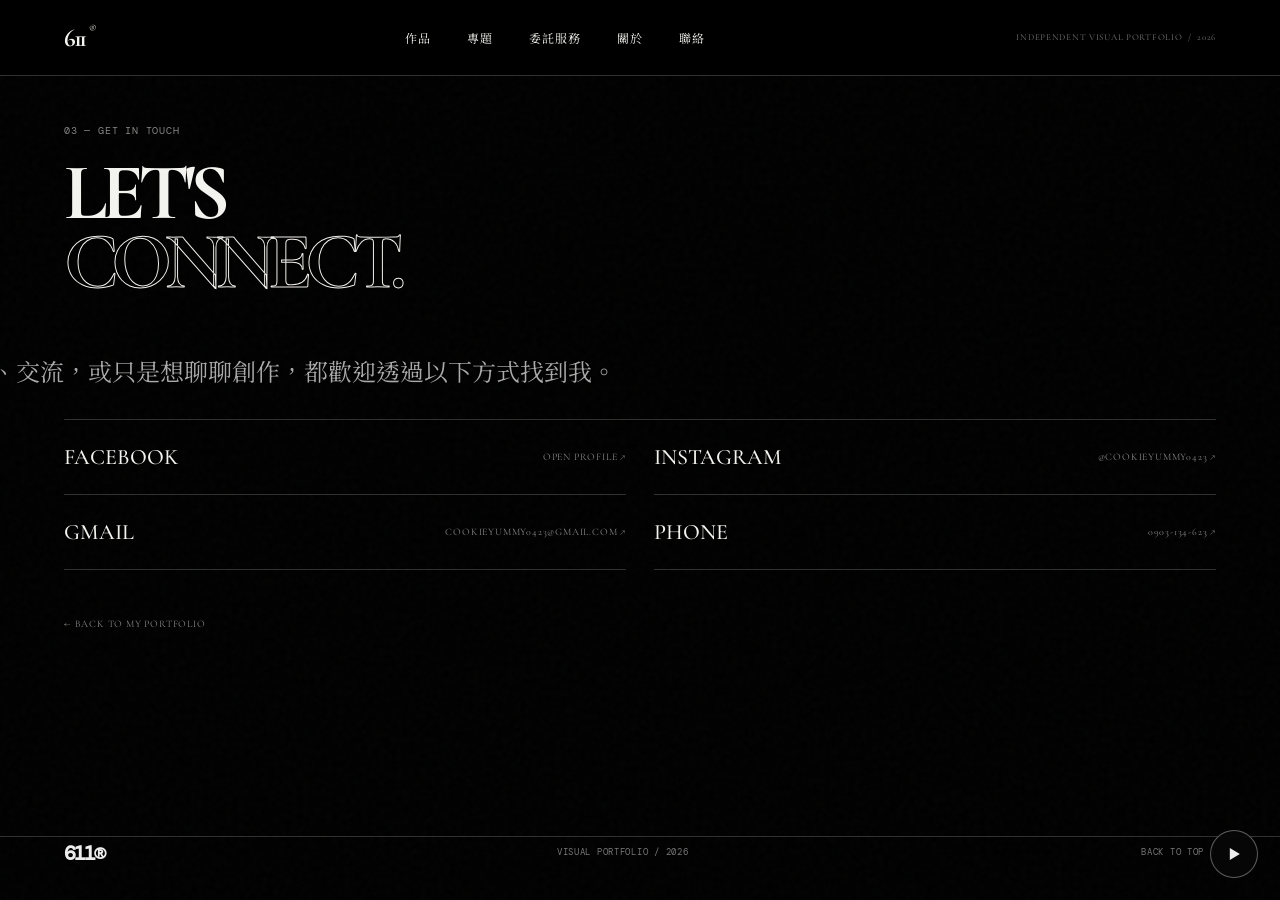
<file: contact.html>
<!doctype html>
<html lang="zh-Hant">
<head><title>聯絡 611｜Visual Portfolio</title>
<meta charset="utf-8">
<script>
(()=> {
 const file=(location.pathname.split("/").pop()||"index.html").toLowerCase();
 const groups={"contact.html":["design","layout"],"collection.html":["design","layout","collection"]};
 const pending=new Set(groups[file]||["design","layout"]);
 let released=false;
 const release=()=>{if(released||pending.size)return;released=true;document.documentElement.classList.remove("site-booting");};
 document.documentElement.classList.add("site-booting");
 window.__611MarkReady=key=>{pending.delete(key);release();};
 window.__611BootPending=()=>Array.from(pending);
 window.addEventListener("error",event=>{
  const src=event.target?.src||"";
  const name=src.split("?")[0].split("/").pop();
  const key=({"design.js":"design","layout.js":"layout","collection.js":"collection"})[name];
  if(key)window.__611MarkReady(key);
 },true);
})();
</script><meta name="viewport" content="width=device-width, initial-scale=1">
<meta name="theme-color" content="#080808">
<link rel="preconnect" href="https://fonts.googleapis.com">
<link rel="preconnect" href="https://fonts.gstatic.com" crossorigin>
<link href="https://fonts.googleapis.com/css2?family=DM+Mono:wght@400;500&family=Manrope:wght@400;500;600;700;800&family=Noto+Sans+TC:wght@400;500;700;900&display=swap" rel="stylesheet">
<link rel="stylesheet" href="style.css?v=font-flash-fix-20261128">
<meta name="description" content="聯絡 611，歡迎視覺設計合作、創作交流與專案邀約。"><meta property="og:type" content="website"><meta property="og:title" content="611"><meta property="og:description" content="聯絡 611，歡迎視覺設計合作、創作交流與專案邀約。"><meta property="og:site_name" content="611 Visual Portfolio"><link rel="canonical" href="https://611-portfolio.pages.dev/contact.html"></head>
<body>
<div class="grain" aria-hidden="true"></div>
<header class="topbar">
  <a class="logo" href="index.html#top">611<span>®</span></a>
  <nav><a href="index.html#works">作品</a><a href="collections.html">專題</a><a href="services.html">委託服務</a><a href="about.html">關於</a><a href="contact.html">聯絡</a></nav>
  <span class="top-note">INDEPENDENT VISUAL PORTFOLIO&nbsp; / &nbsp;2026</span>
  <button class="menu-toggle" aria-label="開啟選單" aria-expanded="false">＋</button>
</header>
<main>

<section class="info-page">
  <p class="eyebrow mono">03 — GET IN TOUCH</p>
  <h1>LET'S<br><span>CONNECT.</span></h1>
  <div class="info-copy">
    <p>有合作、交流，或只是想聊聊創作，都歡迎透過以下方式找到我。</p>
  </div>
  <div class="social-links">
    <a href="https://www.facebook.com/share/18aziaHdp6/" target="_blank" rel="noopener noreferrer"><b>FACEBOOK</b><span>OPEN PROFILE ↗</span></a>
    <a href="https://www.instagram.com/cookieyummy0423?cplk=MXFwdXBwOTNpZjBk" target="_blank" rel="noopener noreferrer"><b>INSTAGRAM</b><span>@COOKIEYUMMY0423 ↗</span></a>
    <a href="mailto:cookieyummy0423@gmail.com"><b>GMAIL</b><span>COOKIEYUMMY0423@GMAIL.COM ↗</span></a>
    <a href="tel:0903134623"><b>PHONE</b><span>0903-134-623 ↗</span></a>
  </div>
  <a class="page-back" href="index.html#works">← BACK TO MY PORTFOLIO</a>
</section>
</main>
<footer class="footer mono"><a class="logo" href="index.html#top">611®</a><span>VISUAL PORTFOLIO / 2026</span><a href="index.html#top">BACK TO TOP ↑</a></footer>
<script>
const toggle=document.querySelector(".menu-toggle");
const navMenu=document.querySelector(".topbar nav");
if(toggle&&navMenu){toggle.addEventListener("click",()=>{const opened=navMenu.classList.toggle("open");toggle.setAttribute("aria-expanded",String(opened));toggle.textContent=opened?"×":"＋";});}
</script>
<script src="design.js?v=layout-audit-20261127"></script>
<script src="layout.js?v=layout-studio-restored-20261127"></script>
<script src="nav.js?v=custom-nav-20261128"></script><script src="music.js?v=pjax-music-20261127"></script></body></html>
</file>
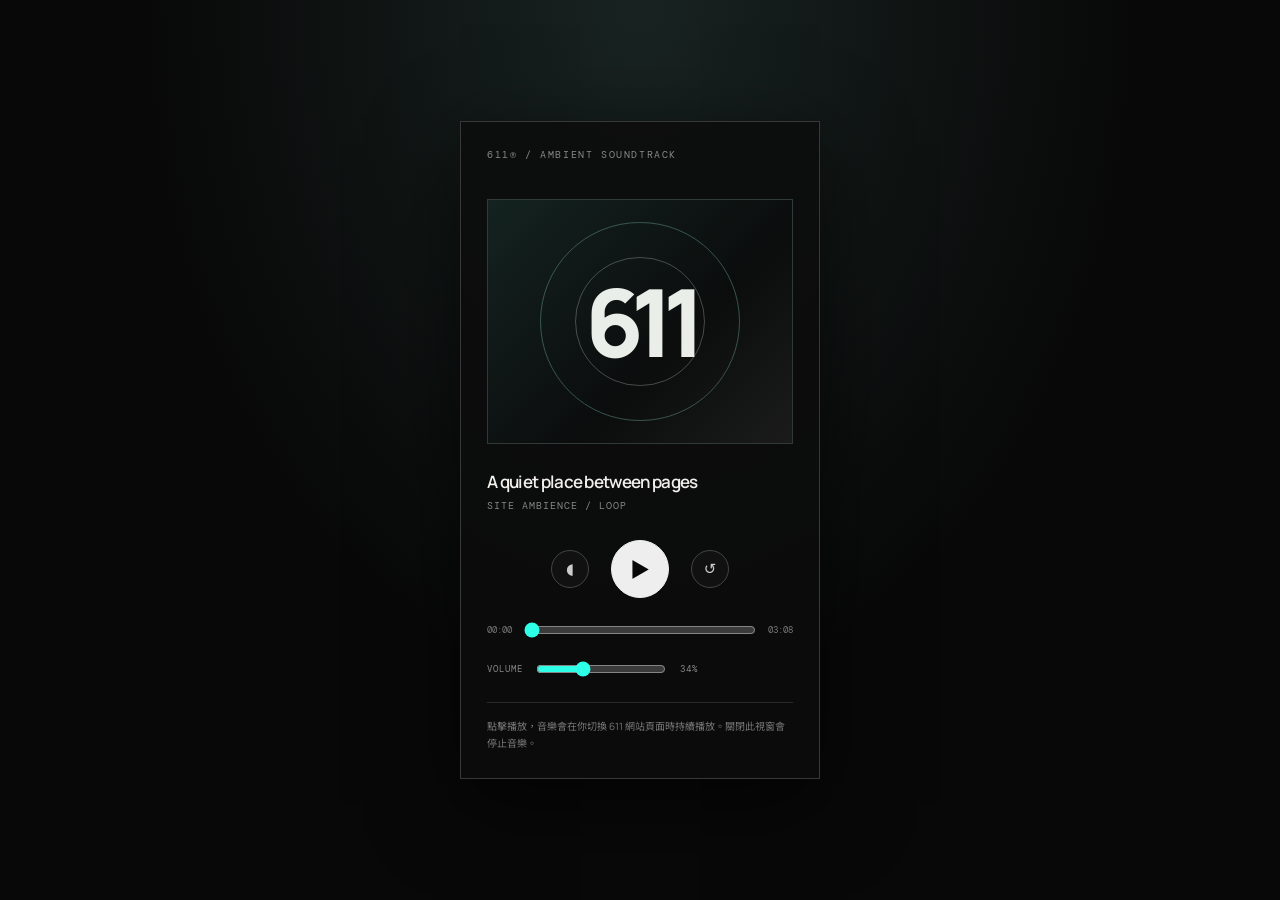
<file: music-player.html>
<!doctype html>
<html lang="zh-Hant">
<head>
<meta charset="utf-8">
<meta name="viewport" content="width=device-width,initial-scale=1">
<meta name="theme-color" content="#080808">
<title>611 — Ambient Player</title>
<style>
:root{color-scheme:dark;--bg:#080808;--paper:#f1f0ec;--muted:#888;--line:#303030;--accent:#2effe7}
*{box-sizing:border-box}
body{margin:0;min-height:100vh;background:radial-gradient(ellipse at 50% 0%,#182321 0%,#080808 55%);color:var(--paper);font-family:Manrope,"Noto Sans TC",system-ui,sans-serif;padding:28px;display:flex;align-items:center;justify-content:center}
.player{width:min(100%,360px);border:1px solid #383838;background:rgba(12,12,12,.88);padding:26px;box-shadow:0 24px 80px #0009}
.kicker{font:10px "DM Mono",monospace;letter-spacing:.16em;color:#888;margin:0 0 38px}
.mark{width:100%;aspect-ratio:1.25;background:linear-gradient(135deg,#142320,#0b0d0d 60%,#1b1b1b);border:1px solid #303a38;display:grid;place-items:center;position:relative;overflow:hidden}
.mark:before,.mark:after{content:"";position:absolute;width:65%;aspect-ratio:1;border:1px solid #5b8a80;border-radius:50%;opacity:.55}
.mark:after{width:42%;border-color:#d4e5df;opacity:.28}
.mark span{font:800 clamp(62px,20vw,94px)/1 Manrope,sans-serif;letter-spacing:-.12em;color:#e9eee9;position:relative;z-index:1}
.track{margin:26px 0 6px;font-size:17px;font-weight:600;letter-spacing:-.04em}
.sub{margin:0;color:#858585;font:10px "DM Mono",monospace;letter-spacing:.1em}
.controls{display:flex;align-items:center;justify-content:center;gap:22px;margin:28px 0 22px}
button{font:inherit;color:inherit;cursor:pointer}
.play{width:58px;height:58px;border:1px solid #eee;border-radius:50%;background:#eee;color:#080808;font-size:20px;display:grid;place-items:center}
.secondary{width:38px;height:38px;border:1px solid #444;border-radius:50%;background:#111;color:#ccc;font-size:15px}
.timeline{display:flex;align-items:center;gap:10px;color:#777;font:9px "DM Mono",monospace}
input[type=range]{width:100%;accent-color:var(--accent);cursor:pointer}
.volume{display:flex;align-items:center;gap:12px;margin-top:19px;color:#888;font:9px "DM Mono",monospace;letter-spacing:.1em}
.volume input{max-width:130px}
.status{min-height:30px;margin:23px 0 0;padding-top:15px;border-top:1px solid #292929;color:#777;font-size:10px;line-height:1.7}
@media(max-width:420px){body{padding:16px}.player{padding:22px}}
</style>
<link rel="preconnect" href="https://fonts.googleapis.com">
<link href="https://fonts.googleapis.com/css2?family=DM+Mono:wght@400;500&family=Manrope:wght@400;600;800&family=Noto+Sans+TC:wght@400;500;700&display=swap" rel="stylesheet">
</head>
<body>
<main class="player">
<p class="kicker">611® / AMBIENT SOUNDTRACK</p>
<div class="mark" aria-hidden="true"><span>611</span></div>
<p class="track">A quiet place between pages</p>
<p class="sub">SITE AMBIENCE / LOOP</p>
<div class="controls">
<button class="secondary" id="mute" type="button" aria-label="靜音切換">◖</button>
<button class="play" id="play" type="button" aria-label="播放">▶</button>
<button class="secondary" id="restart" type="button" aria-label="重新播放">↺</button>
</div>
<div class="timeline"><span id="elapsed">00:00</span><input id="seek" type="range" min="0" max="100" value="0" step=".1" aria-label="播放進度"><span id="duration">00:00</span></div>
<div class="volume"><span>VOLUME</span><input id="volume" type="range" min="0" max="1" step=".01" value=".34"><span id="volume-value">34%</span></div>
<p class="status" id="status" aria-live="polite">點擊播放，音樂會在你切換 611 網站頁面時持續播放。關閉此視窗會停止音樂。</p>
</main>
<script>
(()=> {
 const KEY="611-ambient-player-state-v3",CHANNEL_NAME="611-ambient-player-v3";
 const audio=new Audio("music/611-ambient.mp3");audio.loop=true;audio.preload="auto";
 const play=document.getElementById("play"),mute=document.getElementById("mute"),restart=document.getElementById("restart"),seek=document.getElementById("seek"),volume=document.getElementById("volume"),elapsed=document.getElementById("elapsed"),duration=document.getElementById("duration"),status=document.getElementById("status"),volumeValue=document.getElementById("volume-value");
 let channel=null,lastWrite=0,seeking=false;
 try{channel=new BroadcastChannel(CHANNEL_NAME)}catch(e){}
 const read=()=>{try{return JSON.parse(localStorage.getItem(KEY)||"{}")}catch(e){return {}}};
 const format=n=>{n=Math.max(0,Math.floor(Number(n)||0));return String(Math.floor(n/60)).padStart(2,"0")+":"+String(n%60).padStart(2,"0")};
 const publish=()=>{const state={playing:!audio.paused,time:audio.currentTime||0,duration:Number.isFinite(audio.duration)?audio.duration:0,volume:audio.volume,muted:audio.muted};try{localStorage.setItem(KEY,JSON.stringify(state))}catch(e){}if(channel)channel.postMessage({type:"state",state});};
 const render=()=>{play.textContent=audio.paused?"▶":"Ⅱ";play.setAttribute("aria-label",audio.paused?"播放":"暫停");mute.textContent=audio.muted||audio.volume===0?"◌":"◖";elapsed.textContent=format(audio.currentTime);if(Number.isFinite(audio.duration)&&audio.duration>0){duration.textContent=format(audio.duration);if(!seeking)seek.value=String(audio.currentTime/audio.duration*100)}volume.value=String(audio.volume);volumeValue.textContent=Math.round(audio.volume*100)+"%";};
 const saved=read();audio.volume=typeof saved.volume==="number"?Math.min(1,Math.max(0,saved.volume)):.34;audio.muted=!!saved.muted;
 audio.addEventListener("loadedmetadata",()=>{if(Number.isFinite(saved.time)&&saved.time>0&&saved.time<audio.duration)audio.currentTime=saved.time;render();publish()});
 audio.addEventListener("timeupdate",()=>{render();if(Date.now()-lastWrite>1800){lastWrite=Date.now();publish()}});
 ["play","pause","volumechange","seeked","ended"].forEach(type=>audio.addEventListener(type,()=>{render();publish()}));
 play.addEventListener("click",async()=>{if(audio.paused){try{await audio.play();status.textContent="正在播放。你可以切換 611 網站頁面，音樂會留在這個播放器視窗中。"}catch(e){status.textContent="瀏覽器無法播放音訊，請確認音訊檔案存在並再次點擊播放。"}}else{audio.pause();status.textContent="已暫停播放。"}});
 mute.addEventListener("click",()=>{audio.muted=!audio.muted;render();publish()});
 restart.addEventListener("click",()=>{audio.currentTime=0;if(audio.paused){audio.play().then(()=>{status.textContent="已從頭播放。"}).catch(()=>{})}render();publish()});
 seek.addEventListener("input",()=>{seeking=true;if(Number.isFinite(audio.duration))elapsed.textContent=format(audio.duration*Number(seek.value)/100)});
 seek.addEventListener("change",()=>{if(Number.isFinite(audio.duration))audio.currentTime=audio.duration*Number(seek.value)/100;seeking=false;render();publish()});
 volume.addEventListener("input",()=>{audio.volume=Number(volume.value);audio.muted=false;render();publish()});
 window.addEventListener("pagehide",()=>{audio.pause();const state={playing:false,time:audio.currentTime||0,duration:Number.isFinite(audio.duration)?audio.duration:0,volume:audio.volume,muted:audio.muted};try{localStorage.setItem(KEY,JSON.stringify(state))}catch(e){}if(channel)channel.postMessage({type:"state",state});try{if(channel)channel.close()}catch(e){}});
 render();publish();
})();
</script>
</body>
</html>
</file>
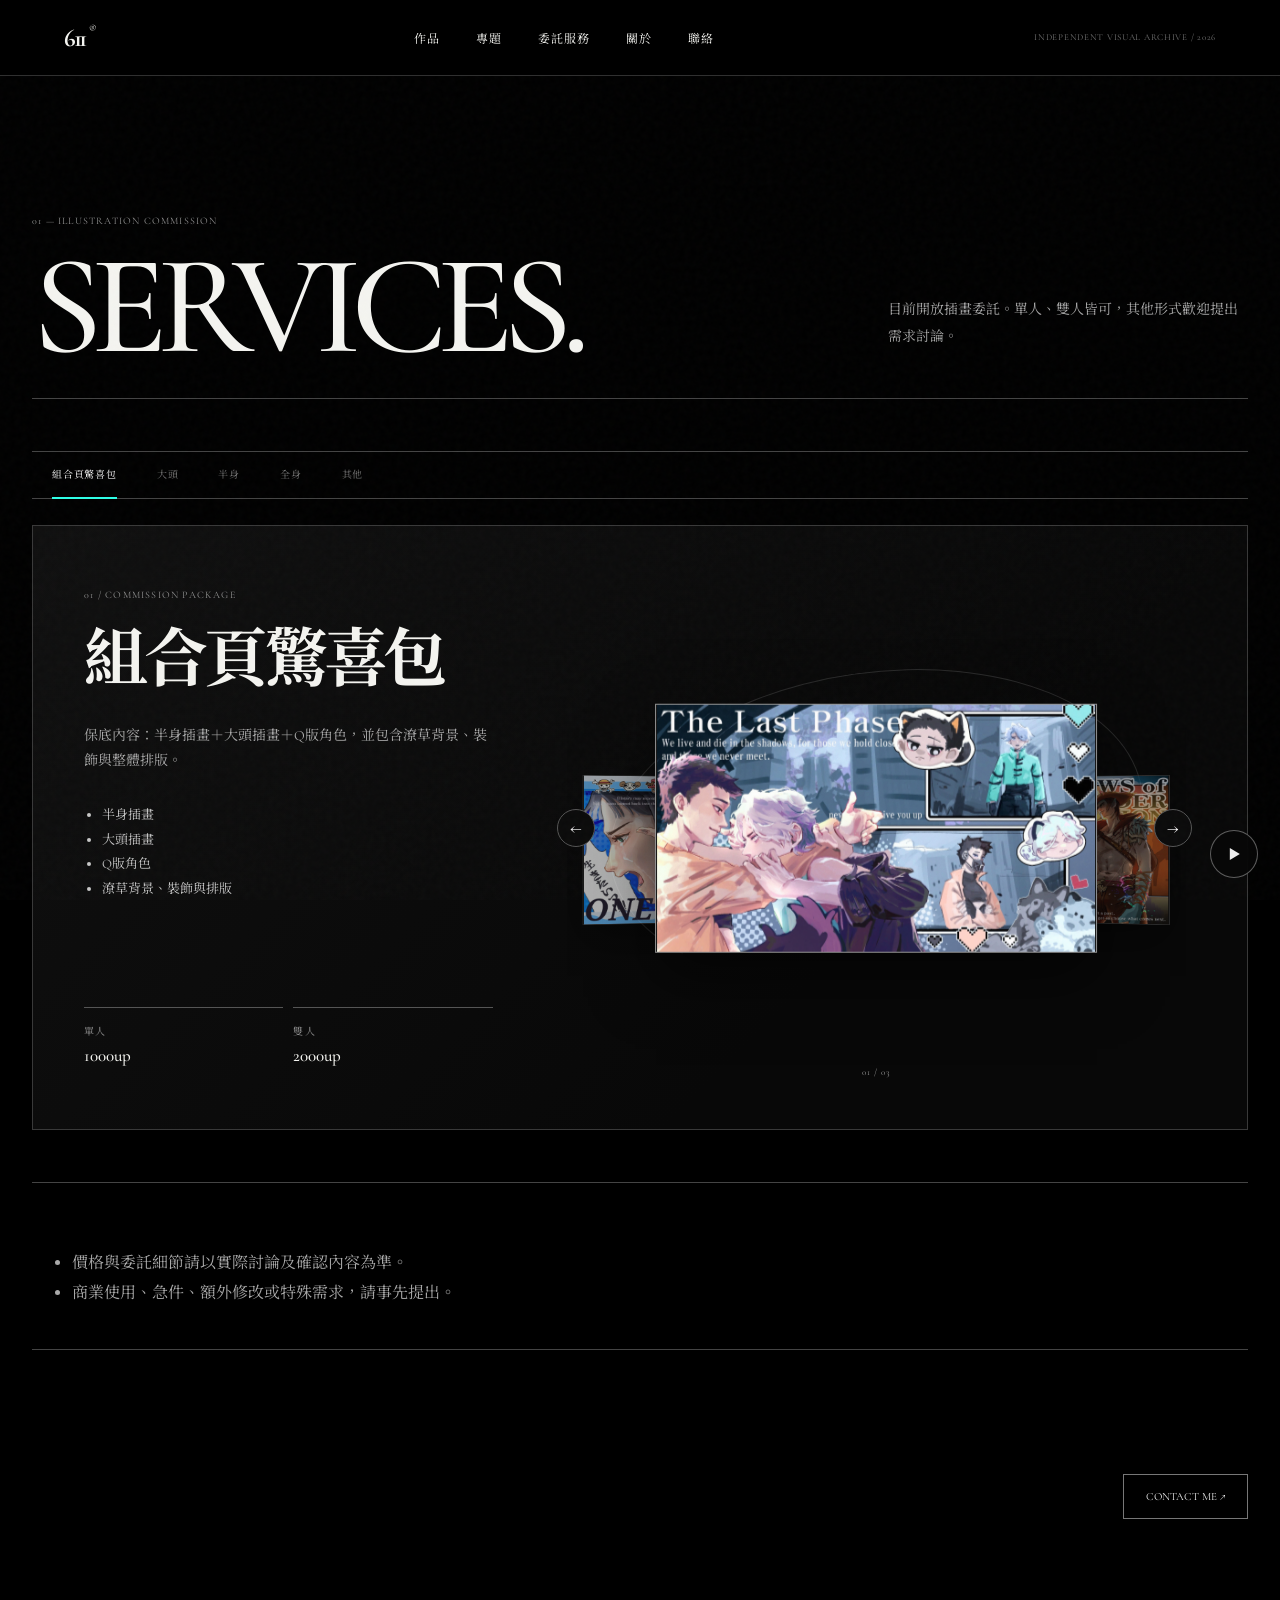
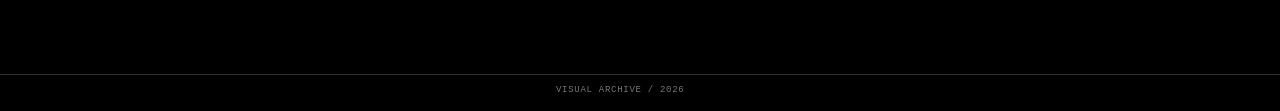
<file: services.html>
<!doctype html><html lang="zh-Hant"><head><meta charset="utf-8"><meta name="viewport" content="width=device-width,initial-scale=1"><meta name="theme-color" content="#080808"><title>SERVICES / COMMISSION｜611</title><meta name="description" content="611 插畫委託項目：組合頁驚喜包、大頭、半身、全身與其他客製需求。"><link rel="stylesheet" href="style.css?v=font-flash-fix-20261128"><style>
.services-page{width:min(1440px,calc(100% - 64px));margin:auto;padding:clamp(64px,10vw,150px) 0 100px}.services-hero{display:flex;justify-content:space-between;align-items:end;gap:32px;border-bottom:1px solid #444;padding-bottom:34px;margin-bottom:52px}.services-kicker,.service-index,.service-subtitle,.service-price-label,.services-note-label{font:10px/1.5 "DM Mono",monospace;letter-spacing:.12em;color:#929292}.services-hero h1{font-size:clamp(54px,11vw,150px);line-height:.82;letter-spacing:-.075em;margin:20px 0 0;font-weight:500}.services-intro{max-width:360px;color:#aaa;line-height:1.9;font-size:14px}.services-grid{display:grid;grid-template-columns:repeat(2,minmax(0,1fr));gap:1px;background:#393939;border:1px solid #393939}.service-card{background:#080808;padding:clamp(20px,3vw,42px);min-width:0;display:flex;flex-direction:column}.service-card:first-child{grid-column:1/-1;display:grid;grid-template-columns:minmax(0,1.2fr) minmax(240px,.8fr);gap:34px}.service-gallery{display:grid;grid-template-columns:repeat(auto-fit,minmax(min(100%,250px),1fr));align-items:stretch;gap:12px;margin:24px 0 28px;min-width:0}.service-gallery:has(.service-image:only-child){grid-template-columns:minmax(0,520px)}.service-image{width:100%;height:100%;aspect-ratio:1.3;max-height:420px;object-fit:cover;background:#151515;margin:0;display:block}.service-gallery>.service-image-trigger{display:block;min-width:0;min-height:0;aspect-ratio:1.3}.service-card:first-child .service-gallery{grid-column:1/-1;grid-row:auto;align-self:start;align-content:start;display:grid;grid-template-columns:repeat(3,minmax(0,1fr));gap:14px;margin-top:10px}.service-card:first-child .service-image{height:100%;max-height:420px}.service-card h2{font-size:clamp(28px,4vw,48px);line-height:1.1;letter-spacing:-.04em;margin:12px 0}.service-description{color:#aaa;line-height:1.8;font-size:14px;max-width:620px}.service-includes{padding-left:18px;color:#c8c8c8;line-height:1.9;font-size:13px;margin:18px 0}.service-prices{display:flex;flex-wrap:wrap;gap:10px;margin-top:auto;padding-top:26px}.service-price{border-top:1px solid #555;padding:12px 0;min-width:140px;flex:1}.service-price strong{display:block;font-size:17px;font-weight:500;margin-top:5px}.services-notes{margin:52px 0 0;padding:24px 0;border-block:1px solid #444;color:#aaa;line-height:1.9}.services-contact{display:flex;justify-content:space-between;align-items:center;gap:24px;margin-top:70px}.services-contact h2{font-size:clamp(30px,5vw,64px);font-weight:500;letter-spacing:-.05em;margin:0}.services-contact a{border:1px solid #777;padding:15px 22px;color:#eee;text-decoration:none;font:11px "DM Mono",monospace;white-space:nowrap}.services-contact a:hover{background:#eee;color:#080808}@media(max-width:700px){.services-page{width:calc(100% - 32px);padding-top:72px}.services-hero{display:block}.services-intro{margin-top:28px}.services-grid{grid-template-columns:1fr}.service-card:first-child{grid-column:auto;display:flex}.service-card:first-child .service-gallery{order:1;display:grid;grid-template-columns:repeat(2,minmax(0,1fr));gap:10px}.service-gallery:has(.service-image:only-child){grid-template-columns:minmax(0,1fr)}.service-card:first-child .service-image{height:auto;aspect-ratio:4/3}.services-contact{align-items:flex-start;flex-direction:column}}
.service-admin-gallery{display:grid;grid-template-columns:repeat(3,minmax(0,1fr));gap:8px;margin:12px 0}.service-admin-image{min-width:0}.service-admin-image img{width:100%;aspect-ratio:4/3;object-fit:cover;display:block;margin-bottom:6px}.service-admin-image button{width:100%}@media(max-width:700px){.service-admin-gallery{grid-template-columns:repeat(2,minmax(0,1fr))}}.service-image-trigger{display:block;width:100%;padding:0;border:0;background:transparent;cursor:zoom-in;text-align:inherit;min-width:0}.service-image-trigger:focus-visible{outline:2px solid #eee;outline-offset:3px}.service-lightbox[hidden]{display:none}.service-lightbox{position:fixed;inset:0;z-index:10000;display:flex;align-items:center;justify-content:center;padding:5vh 3vw;background:rgba(0,0,0,.94);cursor:zoom-out}.service-lightbox-image{display:block;max-width:94vw;max-height:88vh;width:auto;height:auto;object-fit:contain;box-shadow:0 12px 60px rgba(0,0,0,.5);cursor:default}.service-lightbox-close{position:absolute;top:18px;right:24px;width:44px;height:44px;border:1px solid #777;background:#111;color:#fff;font-size:30px;line-height:1;cursor:pointer}.service-lightbox-caption{position:absolute;left:20px;bottom:12px;color:#aaa;font-size:12px;pointer-events:none}.service-lightbox-open{overflow:hidden}@media(max-width:700px){.service-lightbox{padding:7vh 3vw}.service-lightbox-image{max-width:94vw;max-height:82vh}.service-lightbox-close{top:10px;right:10px}}
/* Orbit-style commission gallery */
.services-grid.service-stage{display:block;background:transparent;border:0}
.service-category-nav{display:flex;flex-wrap:wrap;gap:0;border-top:1px solid #444;border-bottom:1px solid #444;margin-bottom:26px}
.service-category{position:relative;border:0;background:transparent;color:#777;padding:16px 20px;cursor:pointer;font:10px/1.4 "DM Mono",monospace;letter-spacing:.08em;transition:color .2s}
.service-category:hover,.service-category.is-active{color:#fff}
.service-category.is-active::after{content:"";position:absolute;left:20px;right:20px;bottom:-1px;height:2px;background:var(--site-accent,#ddd)}
.service-active-panel{display:grid;grid-template-columns:minmax(260px,.78fr) minmax(0,1.22fr);gap:clamp(24px,5vw,76px);align-items:center;min-height:490px;padding:clamp(22px,4vw,54px);border:1px solid #393939;background:linear-gradient(135deg,#101010,#080808 68%)}
.service-active-info{min-width:0;display:flex;flex-direction:column;align-self:stretch}
.service-active-info h2{font-size:clamp(36px,5vw,68px);line-height:1;letter-spacing:-.065em;margin:16px 0}
.service-active-info .service-description{max-width:440px}
.service-active-info .service-includes{margin:16px 0 24px}
.service-active-info .service-prices{margin-top:auto;padding-top:30px}
.service-active-visual{min-width:0;position:relative}
.service-orbit{position:relative;min-height:500px;display:grid;grid-template-columns:42px minmax(0,1fr) 42px;align-items:center;gap:8px}
.service-orbit::before{content:"";position:absolute;left:8%;right:8%;top:50%;height:62%;border:1px solid rgba(255,255,255,.13);border-bottom-color:transparent;border-radius:50%;transform:translateY(-50%) rotate(-8deg);pointer-events:none}
.service-orbit-viewport{grid-column:2;grid-row:1;position:relative;height:470px;min-width:0;perspective:1300px;touch-action:pan-y;outline:none;z-index:1;overflow:visible}
.service-orbit-viewport:focus-visible{outline:1px solid #888;outline-offset:5px}
.service-orbit-track{position:relative;width:100%;height:100%;transform-style:preserve-3d;overflow:visible}
.service-orbit.is-initializing .service-orbit-slide{transition:none!important;animation:none!important}.service-orbit-slide{position:absolute;left:50%;top:50%;width:min(62%,340px);height:min(88%,360px);padding:0;border:1px solid rgba(255,255,255,.18);background:#111;overflow:hidden;cursor:grab;box-shadow:0 24px 60px rgba(0,0,0,.55);transform:translate(-50%,-50%);opacity:1;z-index:1;transition:transform .65s cubic-bezier(.2,.75,.2,1),opacity .5s,border-color .4s;will-change:transform}
.service-orbit-slide.is-active{cursor:zoom-in;border-color:rgba(255,255,255,.55)}
.service-orbit-image{display:block;width:100%;height:100%;object-fit:contain;background:#111;pointer-events:none}
.service-orbit-prev{grid-column:1;grid-row:1}.service-orbit-next{grid-column:3;grid-row:1}.service-orbit-arrow{position:relative;z-index:3;width:38px;height:38px;border:1px solid #555;border-radius:50%;background:#0b0b0b;color:#eee;cursor:pointer;font-size:18px;transition:background .2s,color .2s,border-color .2s}
.service-orbit-arrow:hover:not(:disabled){background:#eee;color:#080808;border-color:#eee}
.service-orbit-arrow:disabled{opacity:.3;cursor:default}
.service-orbit-count{position:absolute;z-index:4;left:50%;bottom:0;transform:translateX(-50%);font:9px "DM Mono",monospace;letter-spacing:.12em;color:#999}
.service-orbit-empty{min-height:300px;display:grid;place-items:center;border:1px dashed #444;color:#777;font:10px "DM Mono",monospace;letter-spacing:.08em}
@media(max-width:760px){
 .service-category-nav{overflow-x:auto;flex-wrap:nowrap;scrollbar-width:none;margin-bottom:18px}
 .service-category-nav::-webkit-scrollbar{display:none}
 .service-category{flex:0 0 auto;padding:14px 13px;font-size:9px}
 .service-category.is-active::after{left:13px;right:13px}
 .service-active-panel{grid-template-columns:minmax(0,1fr);gap:24px;padding:22px 16px;min-height:0}
 .service-active-info h2{font-size:42px;margin:12px 0}
 .service-active-info .service-prices{padding-top:12px}
 .service-orbit{min-height:360px;grid-template-columns:30px minmax(0,1fr) 30px;gap:4px}
 .service-orbit-viewport{height:340px}
 .service-orbit-slide{width:82%;height:90%;transform:translate(-50%,-50%)}
 .service-orbit-arrow{width:30px;height:30px;font-size:15px}
 .service-orbit-count{bottom:-2px}
}
@media(prefers-reduced-motion:reduce){.service-orbit-slide,.service-category,.service-orbit-arrow{transition:none}}
</style><script>(()=>{const p=new Set(["design","layout"]);let done=false;const release=()=>{if(!done&&!p.size){done=true;document.documentElement.classList.remove("site-booting")}};document.documentElement.classList.add("site-booting");window.__611MarkReady=k=>{p.delete(k);release()};window.setTimeout(()=>{p.clear();release()},1500)})();</script></head><body><div class="grain" aria-hidden="true"></div><header class="topbar"><a class="logo" href="index.html#top">611<span>®</span></a><nav><a href="index.html#works">作品</a><a href="collections.html">專題</a><a href="services.html">委託服務</a><a href="about.html">關於</a><a href="contact.html">聯絡</a></nav><span class="top-note">INDEPENDENT VISUAL ARCHIVE / 2026</span><button class="menu-toggle" aria-label="開啟選單" aria-expanded="false">＋</button></header><main class="services-page"><section class="services-hero"><div><p class="services-kicker">01 — ILLUSTRATION COMMISSION</p><h1>SERVICES<span>.</span></h1></div><p class="services-intro" id="services-intro">目前開放插畫委託。單人、雙人皆可，其他形式歡迎提出需求討論。</p></section><section class="services-grid" id="services-grid" aria-live="polite"><p class="service-description">正在載入委託項目…</p></section><section class="services-notes"><p class="services-note-label">PLEASE NOTE / 委託須知</p><ul id="services-notes"></ul></section><section class="services-contact"><h2>HAVE AN IDEA?<br>LET'S TALK.</h2><a href="contact.html">CONTACT ME ↗</a></section></main><footer class="footer mono"><a class="logo" href="index.html#top">611®</a><span>VISUAL ARCHIVE / 2026</span><a href="#top">BACK TO TOP ↑</a></footer><script>const t=document.querySelector(".menu-toggle"),n=document.querySelector(".topbar nav");if(t&&n)t.addEventListener("click",()=>{const o=n.classList.toggle("open");t.setAttribute("aria-expanded",String(o));t.textContent=o?"×":"＋"});</script><script src="design.js?v=serif-motion-20261122"></script><script src="layout.js?v=layout-studio-restored-20261127"></script><script src="services.js?v=orbit-gallery-20261128"></script><script src="nav.js?v=custom-nav-20261128"></script><script src="music.js?v=pjax-music-20261127"></script></body></html>
</file>
<file: style.css>
:root{--bg:#080808;--panel:#111;--paper:#f1f0ec;--muted:#888;--line:#303030;--mono:"DM Mono",monospace;--sans:"Manrope","Noto Sans TC",sans-serif}
*{box-sizing:border-box}html{scroll-behavior:smooth}body{margin:0;background:var(--bg);color:var(--paper);font-family:var(--sans);overflow-x:hidden}a{color:inherit;text-decoration:none}button{font:inherit;color:inherit}.mono,.eyebrow,.hero-label,.top-note,.work-meta p,.work-number,.archive-note,.contact-hint{font-family:var(--mono);letter-spacing:.08em}.grain{position:fixed;inset:0;pointer-events:none;z-index:8;opacity:.055;background-image:url("data:image/svg+xml,%3Csvg viewBox='0 0 180 180' xmlns='http://www.w3.org/2000/svg'%3E%3Cfilter id='n'%3E%3CfeTurbulence type='fractalNoise' baseFrequency='.85' numOctaves='3' stitchTiles='stitch'/%3E%3C/filter%3E%3Crect width='100%25' height='100%25' filter='url(%23n)' opacity='.45'/%3E%3C/svg%3E")}
.topbar{height:76px;padding:0 5vw;border-bottom:1px solid var(--line);display:flex;align-items:center;justify-content:space-between;position:relative;z-index:10;background:rgba(8,8,8,.94)}.logo{font-size:25px;font-weight:800;letter-spacing:-.1em}.logo span{font:10px var(--mono);vertical-align:top;margin-left:4px}.topbar nav{display:flex;gap:36px}.topbar nav a{font-size:12px;letter-spacing:.08em}.topbar nav i{font:10px var(--mono);color:#777;margin-left:5px}.top-note{font-size:9px;color:#777}.menu-toggle{display:none;background:none;border:0;font-size:24px}
.hero{min-height:calc(92vh - 76px);padding:32px 5vw 24px;display:flex;flex-direction:column;justify-content:space-between;position:relative}.hero-kicker,.hero-bottom{display:flex;justify-content:space-between;font-size:10px;color:#8a8a8a}.hero-main{display:grid;grid-template-columns:1fr 220px;align-items:end;gap:30px;padding:8vh 0 7vh}.hero-label{font-size:10px;line-height:1.8;color:#8b8b8b;margin:0 0 22px}.hero h1{font-size:clamp(60px,10vw,150px);line-height:.78;letter-spacing:-.095em;margin:0;font-weight:800}.hero h1 em,.contact h2 em{font-style:normal;color:transparent;-webkit-text-stroke:1px var(--paper)}.hero-side{align-self:end;padding-bottom:8px}.cross{font-size:48px;display:block;margin-bottom:24px}.hero-side p{font-size:14px;line-height:1.9;color:#c3c3c3}.side-index{display:block;font-size:10px;color:#777;margin-top:42px}.hero-rule{height:1px;background:var(--line);margin-top:28px}
.intro-strip{padding:24px 5vw;border-bottom:1px solid var(--line);display:grid;grid-template-columns:1fr 2fr;align-items:center;gap:20px}.intro-strip span{font-size:10px;color:#777}.intro-strip p{font-size:clamp(15px,2vw,21px);margin:0;letter-spacing:.01em}
.section{padding:130px 5vw}.section-heading{display:flex;justify-content:space-between;align-items:end;margin-bottom:54px}.eyebrow{font-size:10px;color:#858585;margin:0 0 24px}.section-heading h2{font-size:clamp(52px,8vw,110px);letter-spacing:-.09em;line-height:.78;margin:0;font-weight:800}.section-heading h2 span{color:transparent;-webkit-text-stroke:1px var(--paper)}.heading-aside{font-size:13px;line-height:1.9;color:#999;text-align:right;margin:0 0 5px}
.filter-row{display:flex;align-items:center;gap:25px;border-top:1px solid var(--line);border-bottom:1px solid var(--line);padding:17px 0;margin-bottom:28px;font-size:10px}.filter-label{color:#666;margin-right:8px}.filter{background:none;border:0;padding:0;color:#777;cursor:pointer;font:10px var(--mono);letter-spacing:.08em}.filter.active,.filter:hover{color:#fff}.filter sup{font-size:8px;color:#777}
.work-grid{display:grid;grid-template-columns:1.12fr .88fr;gap:8vw;align-items:start}.work-offset{margin-top:170px}.work-image{display:block;position:relative;overflow:hidden;background:#151515;border:1px solid #292929}.image-tall{aspect-ratio: .67}.image-square{aspect-ratio:1.3}.work-image img{display:block;width:100%;height:100%;object-fit:contain;transition:transform .8s cubic-bezier(.2,.7,.2,1),filter .6s}.work-image:hover img{transform:scale(1.035)}.image-index{position:absolute;top:15px;left:15px;background:rgba(0,0,0,.68);padding:8px 10px;font-size:9px}.image-open{position:absolute;right:14px;bottom:14px;width:38px;height:38px;border-radius:50%;background:var(--paper);color:#080808;display:grid;place-items:center;font-size:19px;opacity:0;transform:translateY(6px);transition:.25s}.work-image:hover .image-open{opacity:1;transform:none}.work-meta{display:flex;justify-content:space-between;gap:20px;padding:17px 0 0}.work-meta p{font-size:9px;color:#858585;margin:0 0 12px}.work-meta h3{font-size:21px;letter-spacing:-.04em;margin:0 0 7px}.work-meta div>span{font-size:11px;color:#888}.work-number{font-size:9px;color:#777;white-space:nowrap;padding-top:3px}.archive-note{font-size:10px;color:#777;border-top:1px solid var(--line);margin:85px 0 0;padding-top:18px}
.statement{background:#eeede8;color:#090909;padding:100px 10vw;position:relative;overflow:hidden}.statement .eyebrow{color:#555}.statement h2{font-size:clamp(64px,12vw,158px);line-height:.8;letter-spacing:-.09em;margin:55px 0 70px}.statement h2 i{font-style:normal;color:transparent;-webkit-text-stroke:1px #090909}.statement h2 u{text-decoration-thickness:5px;text-underline-offset:10px}.statement-foot{display:flex;justify-content:space-between;gap:20px;font-size:11px}.statement-mark{position:absolute;right:8vw;top:28px;font-size:100px;opacity:.12}
.about-grid{display:grid;grid-template-columns:1fr 1.2fr;gap:10vw;align-items:center}.about-stamp{border:1px solid #555;aspect-ratio:1;max-width:340px;display:flex;flex-direction:column;justify-content:center;align-items:center;text-align:center;font-size:clamp(23px,4vw,46px);font-weight:500;line-height:1.05;letter-spacing:-.06em;transform:rotate(-5deg);color:#ddd}.about-stamp span{font-size:40px;margin-top:22px}.about-copy{max-width:590px}.about-lead{font-size:25px!important;color:#fff!important}.about-copy p{font-size:14px;line-height:2.1;color:#aaa;margin:0 0 18px}.tag-list{display:flex;flex-wrap:wrap;gap:8px;margin-top:32px}.tag-list span{font-size:9px;border:1px solid #444;padding:9px 11px;color:#aaa}
.contact{border-top:1px solid var(--line);padding-bottom:100px}.contact h2{font-size:clamp(78px,14vw,180px);line-height:.76;letter-spacing:-.095em;margin:45px 0 65px}.contact-bottom{display:flex;justify-content:space-between;align-items:end}.contact-bottom p{font-size:14px;line-height:1.9;color:#aaa}.contact-bottom a{font-size:12px;border-bottom:1px solid #eee;padding:0 0 12px;min-width:190px;display:flex;justify-content:space-between}.contact-bottom a span{font-size:20px}.contact-hint{font-size:9px;color:#666;margin-top:35px}
.footer{border-top:1px solid var(--line);padding:25px 5vw;display:flex;justify-content:space-between;align-items:center;color:#777;font-size:9px}.footer .logo{color:#eee;font-size:20px}
.work-card[hidden]{display:none}
@media(max-width:760px){.topbar{height:64px;padding:0 6vw}.topbar nav{display:none;position:absolute;top:64px;left:0;right:0;background:#080808;border-bottom:1px solid var(--line);padding:24px 6vw;flex-direction:column;gap:22px}.topbar nav.open{display:flex}.top-note{display:none}.menu-toggle{display:block}.hero{min-height:78vh;padding:25px 6vw 20px}.hero-main{grid-template-columns:1fr;gap:35px;padding:12vh 0 8vh}.hero h1{font-size:clamp(70px,17vw,130px)}.hero-side{display:grid;grid-template-columns:55px 1fr;align-items:center}.cross{font-size:35px;margin:0}.hero-side p{margin:0}.side-index{grid-column:2;margin-top:12px}.hero-bottom{font-size:8px;gap:12px}.intro-strip{padding:22px 6vw;grid-template-columns:1fr;gap:12px}.section{padding:90px 6vw}.section-heading{margin-bottom:38px}.section-heading h2{font-size:clamp(62px,14vw,100px)}.heading-aside{font-size:11px}.filter-row{gap:15px;flex-wrap:wrap}.filter-label{width:100%;margin:0}.work-grid{grid-template-columns:1fr 1fr;gap:48px}.work-offset{margin-top:100px;width:88%;margin-left:auto}.image-tall{aspect-ratio:1.2}.work-meta h3{font-size:18px}.archive-note{margin-top:55px}.statement{padding:75px 7vw}.statement h2{margin:45px 0 55px}.statement-foot{flex-direction:column;gap:10px}.statement-mark{font-size:65px}.about-grid{grid-template-columns:1fr;gap:55px}.about-stamp{max-width:220px;margin:0 auto}.about-copy p{font-size:13px}.contact h2{font-size:clamp(72px,16vw,125px)}.contact-bottom{align-items:start;flex-direction:column;gap:25px}.contact-bottom a{width:100%}.footer{padding:22px 6vw;gap:15px;flex-wrap:wrap}.footer span{order:3;width:100%}}
/* Site animations remain enabled; motion preference is not used to suppress portfolio effects. */


/* WORK DETAIL MODAL */
.work-modal{position:fixed;inset:0;z-index:30;display:grid;place-items:center;padding:24px;opacity:0;visibility:hidden;transition:opacity .25s,visibility .25s}
.work-modal.is-open{opacity:1;visibility:visible}
.work-modal-backdrop{position:absolute;inset:0;background:rgba(0,0,0,.84);backdrop-filter:blur(8px)}
.work-modal-panel{position:relative;z-index:1;width:min(100%,1080px);max-height:min(88vh,900px);overflow:auto;display:grid;grid-template-columns:minmax(0,1.15fr) minmax(280px,.85fr);background:#101010;border:1px solid #414141;box-shadow:0 24px 100px rgba(0,0,0,.55);transform:translateY(18px);transition:transform .25s}
.work-modal.is-open .work-modal-panel{transform:translateY(0)}
.work-modal-close{position:absolute;z-index:2;right:14px;top:14px;width:42px;height:42px;border:1px solid #666;border-radius:50%;background:#080808;color:#fff;font-size:27px;line-height:1;cursor:pointer}
.work-modal-image-wrap{min-height:420px;background:#080808;display:grid;place-items:center}
.work-modal-image{display:block;width:100%;height:100%;max-height:78vh;object-fit:contain}
.work-modal-content{padding:clamp(28px,5vw,64px);display:flex;flex-direction:column;justify-content:center}
.work-modal-content h2{font-size:clamp(32px,4vw,58px);line-height:1.08;letter-spacing:-.06em;margin:0 0 24px}
.work-modal-description{font-size:14px;line-height:2;color:#c7c7c7;margin:0 0 24px}
.work-modal-extra{font-size:12px;line-height:2;color:#858585;border-top:1px solid #333;padding-top:18px}
.work-modal-index{font-size:9px;color:#777;margin-top:32px;letter-spacing:.08em}
body.modal-open{overflow:hidden}
.work-image{cursor:pointer}
@media(max-width:760px){
  .work-modal{padding:12px}
  .work-modal-panel{width:100%;max-height:92vh;grid-template-columns:1fr;grid-template-rows:minmax(220px,42vh) auto}
  .work-modal-image-wrap{min-height:220px}
  .work-modal-image{max-height:42vh}
  .work-modal-content{padding:28px 24px 32px}
  .work-modal-content h2{font-size:34px;margin-bottom:16px}
  .work-modal-description{font-size:13px;margin-bottom:16px}
  .work-modal-index{margin-top:22px}
}
@media(prefers-reduced-motion:reduce){.work-modal,.work-modal-panel{transition:none}}


/* CATEGORY PAGES + FOUR-COLUMN WORK ARCHIVE */
.filter-row{gap:28px;flex-wrap:wrap}
.category-link{display:inline-block;text-decoration:none}
.category-link.active{color:#fff}
.work-grid{grid-template-columns:repeat(4,minmax(0,1fr));gap:28px 20px}
.work-card.work-wide,.work-card.work-offset{width:auto;margin:0}
.work-image.image-tall,.work-image.image-square{aspect-ratio:1.3}
.work-image img{object-fit:contain}
.work-meta{gap:8px}
.work-meta h3{font-size:16px}
.work-meta div>span{font-size:10px;line-height:1.6;display:block}
.work-number{font-size:8px}
.category-empty{padding:48px 0;color:#888;border-bottom:1px solid var(--line);font-size:11px}
@media(max-width:900px){
  .work-grid{grid-template-columns:repeat(2,minmax(0,1fr));gap:38px 18px}
}
@media(max-width:520px){
  .work-grid{grid-template-columns:1fr;gap:38px}
  .filter-row{gap:18px}
  .work-meta h3{font-size:18px}
}


/* Embedded motion work videos */
.video-frame{position:relative;aspect-ratio:1.3;width:100%;overflow:hidden;background:#111}
.video-frame video{display:block;width:100%;height:100%;object-fit:contain;background:#111}
.video-frame .image-index{position:absolute;top:12px;left:12px;pointer-events:none}


/* 2026 portfolio refinement: compact masthead + consistent archive grid */
.hero{min-height:0;padding:22px 5vw 18px;justify-content:flex-start}
.hero-kicker{font-size:9px}
.hero-main{grid-template-columns:minmax(0,1fr) 175px;align-items:center;gap:24px;padding:18px 0 15px}
.hero-label{font-size:9px;margin:0 0 12px}
.hero-copy h1{font-size:clamp(38px,7.4vw,104px);line-height:.92;letter-spacing:-.085em;white-space:nowrap}
.hero-intro{font-size:12px;line-height:1.8;color:#999;margin:14px 0 0}
.hero-side{padding:0;display:grid;grid-template-columns:42px 1fr;column-gap:10px;align-items:center}
.hero-side .cross{font-size:34px;margin:0;grid-row:1 / span 2}
.hero-side p{font-size:11px;line-height:1.7;margin:0}
.hero-side .side-index{font-size:9px;margin:8px 0 0}
.hero-bottom{font-size:9px}
.hero-rule{margin-top:15px}
.section.works{padding-top:76px}
.work-grid{grid-template-columns:repeat(4,minmax(0,1fr));gap:34px 20px;align-items:stretch}
.work-card,.work-card.work-offset{width:auto;margin:0;min-width:0}
.work-image.image-tall,.work-image.image-square,.video-frame{aspect-ratio:4 / 3}
.work-image img{object-fit:contain}
.work-meta{min-height:76px}
.work-meta h3{line-height:1.35}
.work-card[draggable="true"]{cursor:grab}
.work-card.is-dragging{opacity:.38}
.work-grid.is-editing{outline:1px dashed #666;outline-offset:12px}
.editor-toolbar{display:none;align-items:center;justify-content:space-between;gap:14px;margin:0 0 22px;padding:12px 14px;border:1px solid #666;background:#111;font:10px var(--mono);color:#ccc}
body.editor-mode .editor-toolbar{display:flex}
.editor-toolbar button,.editor-dialog button{border:1px solid #666;background:#eee;color:#080808;padding:9px 13px;font:10px var(--mono);cursor:pointer}
.editor-toolbar .editor-exit{background:transparent;color:#eee}
.editor-dialog{width:min(92vw,520px);border:1px solid #666;background:#111;color:#eee;padding:28px;box-shadow:0 20px 80px #000}
.editor-dialog::backdrop{background:rgba(0,0,0,.82);backdrop-filter:blur(5px)}
.editor-dialog h2{font-size:24px;margin:0 0 8px}
.editor-dialog p{font-size:12px;line-height:1.8;color:#999;margin:0 0 20px}
.editor-form{display:grid;gap:13px}
.editor-form label{display:grid;gap:6px;font:10px var(--mono);color:#aaa}
.editor-form input,.editor-form select,.editor-form textarea{width:100%;border:1px solid #444;background:#080808;color:#eee;padding:11px;font:12px var(--sans);border-radius:0}
.editor-form textarea{min-height:76px;resize:vertical}
.editor-form-actions{display:flex;justify-content:flex-end;gap:9px;margin-top:8px}
.editor-form-actions .editor-cancel{background:transparent;color:#eee}
.editor-hint{font-size:10px;color:#777;line-height:1.7;margin-top:14px}
@media(max-width:760px){
 .hero{padding:20px 6vw 16px}
 .hero-main{grid-template-columns:1fr;gap:15px;padding:18px 0 14px}
 .hero-copy h1{font-size:clamp(34px,9vw,62px);white-space:normal}
 .hero-intro{font-size:11px;margin-top:10px}
 .hero-side{grid-template-columns:34px 1fr}
 .hero-side .cross{font-size:28px}
 .hero-side p{font-size:10px}
 .hero-side .side-index{grid-column:2;margin-top:4px}
 .section.works{padding-top:58px}
 .work-grid{grid-template-columns:repeat(2,minmax(0,1fr));gap:28px 14px}
 .editor-toolbar{align-items:flex-start;flex-direction:column}
}
@media(max-width:520px){.work-grid{grid-template-columns:1fr}.work-meta{min-height:0}}


/* Dedicated about/contact pages and compact archive navigation */
.info-page{min-height:calc(100vh - 140px);padding:clamp(58px,9vw,110px) 5vw 90px}
.info-page .eyebrow{margin-bottom:22px}
.info-page h1{font-size:clamp(58px,10vw,132px);line-height:.86;letter-spacing:-.09em;margin:0 0 54px}
.info-page h1 span{color:transparent;-webkit-text-stroke:1px var(--paper)}
.info-copy{max-width:760px;margin-left:auto}
.info-copy p{font-size:clamp(14px,1.5vw,17px);line-height:2.1;color:#aaa;margin:0 0 20px}
.info-copy .about-lead{font-size:25px;color:#fff}
.info-tags{display:flex;flex-wrap:wrap;gap:8px;margin-top:34px}
.info-tags span{font:9px var(--mono);letter-spacing:.08em;border:1px solid #444;padding:10px 12px;color:#aaa}
.social-links{display:grid;grid-template-columns:repeat(2,minmax(0,1fr));gap:0 28px;max-width:900px;margin-left:auto;border-top:1px solid var(--line)}
.social-links a{display:flex;justify-content:space-between;align-items:center;gap:16px;padding:24px 0;border-bottom:1px solid var(--line);font-size:clamp(15px,2vw,22px)}
.social-links a span{font:10px var(--mono);color:#888;letter-spacing:.08em}
.social-links a b{font-weight:500}
.social-links a:hover b{color:#aaa}
.page-back{display:inline-block;margin-top:48px;font:10px var(--mono);letter-spacing:.08em;color:#888}
.page-back:hover{color:#fff}
@media(max-width:760px){
 .info-page{padding:58px 6vw 70px}
 .info-page h1{font-size:clamp(54px,14vw,88px);margin-bottom:38px}
 .info-copy{margin-left:0}
 .social-links{grid-template-columns:1fr}
}

/* Live settings controlled by private admin */
:root{--site-bg:#080808;--site-text:#f1f0ec;--site-accent:#fff;--site-gap:20px;--site-font-scale:1;--site-section-space:76px;--site-columns:4;--site-mobile-columns:2;--site-ratio:4 / 3}
body{background:var(--site-bg);color:var(--site-text);font-size:calc(1em * var(--site-font-scale))}
.work-grid{grid-template-columns:repeat(var(--site-columns),minmax(0,1fr));gap:var(--site-gap)}
.work-image.image-tall,.work-image.image-square,.video-frame{aspect-ratio:var(--site-ratio)}
.section.works{padding-top:var(--site-section-space)}
@media(max-width:900px){.work-grid{grid-template-columns:repeat(var(--site-mobile-columns),minmax(0,1fr))}}
@media(max-width:520px){.work-grid{grid-template-columns:repeat(var(--site-mobile-columns),minmax(0,1fr))}}

/* Apply live accent color from the private design editor */
.filter.active,.filter:hover,.category-link.active,.page-back:hover,.social-links a:hover b{color:var(--site-accent)}
.topbar{background:var(--site-bg)}

/* 611 responsive design controls */
:root{--site-desktop-columns:var(--site-columns,4);--site-desktop-gap:var(--site-gap,20px);--site-desktop-ratio:var(--site-ratio,4 / 3);--site-desktop-section-space:var(--site-section-space,76px)}
.work-grid{grid-template-columns:repeat(var(--site-desktop-columns),minmax(0,1fr));gap:var(--site-desktop-gap)}
.work-image.image-tall,.work-image.image-square,.video-frame{aspect-ratio:var(--site-desktop-ratio)}
.section,.statement{padding-top:var(--site-desktop-section-space);padding-bottom:var(--site-desktop-section-space)}
.section.works{padding-top:var(--site-desktop-section-space)}
.hero h1,.hero-copy h1,.info-page h1{font-size:var(--font-hero-title,clamp(60px,10vw,150px))}
.section-heading h2,.contact h2{font-size:var(--font-section-title,clamp(52px,8vw,110px))}
.work-meta h3{font-size:var(--font-work-title,16px)}
.work-meta p,.work-meta div>span{font-size:var(--font-work-meta,10px)}
.eyebrow{font-size:var(--font-eyebrow,10px)}
.statement h2{font-size:var(--font-statement-title,clamp(64px,12vw,158px))}
.about-copy p,.info-copy p{font-size:var(--font-body,14px)}
.topbar nav a,.filter{font-size:var(--font-navigation,12px)}
.archive-pagination{display:flex;align-items:center;justify-content:space-between;gap:14px;margin:34px 0 0;padding:18px 0;border-top:1px solid var(--line);border-bottom:1px solid var(--line);color:#aaa;font-size:11px}
.archive-pagination label{display:flex;align-items:center;gap:9px}
.archive-pagination select,.archive-pagination button{background:#111;color:#eee;border:1px solid #444;padding:9px 12px;font:inherit}
.archive-pagination button:disabled{opacity:.35;cursor:not-allowed}
.archive-page-actions{display:flex;align-items:center;gap:12px}
.archive-page-count{color:#888;font-size:10px;letter-spacing:.06em}
@media(max-width:760px){
 .work-grid{grid-template-columns:repeat(var(--site-mobile-columns,2),minmax(0,1fr));gap:var(--site-mobile-gap,14px)}
 .work-image.image-tall,.work-image.image-square,.video-frame{aspect-ratio:var(--site-mobile-ratio,4 / 3)}
 .section,.statement{padding-top:var(--site-mobile-section-space,64px);padding-bottom:var(--site-mobile-section-space,64px)}
 .section.works{padding-top:var(--site-mobile-section-space,64px)}
 .hero h1,.hero-copy h1,.info-page h1{font-size:var(--font-mobile-hero-title,clamp(34px,9vw,62px))}
 .section-heading h2,.contact h2{font-size:var(--font-mobile-section-title,clamp(48px,13vw,86px))}
 .work-meta h3{font-size:var(--font-mobile-work-title,16px)}
 .work-meta p,.work-meta div>span{font-size:var(--font-mobile-work-meta,10px)}
 .eyebrow{font-size:var(--font-mobile-eyebrow,10px)}
 .statement h2{font-size:var(--font-mobile-statement-title,clamp(48px,12vw,100px))}
 .about-copy p,.info-copy p{font-size:var(--font-mobile-body,13px)}
 .topbar nav a,.filter{font-size:var(--font-mobile-navigation,11px)}
 .archive-pagination{align-items:flex-start;flex-direction:column}
 .archive-page-actions{width:100%;justify-content:space-between}
}

/* Fine-grained typography controls */
.heading-aside{font-size:var(--font-heading-aside,13px)}
.filter-row,.filter{font-size:var(--font-filter,10px)}
.work-meta p{font-size:var(--font-work-category,9px)}
.work-meta div>span{font-size:var(--font-work-description,10px)}
.work-number{font-size:var(--font-work-index,8px)}
.statement-foot{font-size:var(--font-statement-footer,11px)}
.info-page h1{font-size:var(--font-page-title,clamp(58px,10vw,132px))}
.contact h2{font-size:var(--font-contact-title,clamp(78px,14vw,180px))}
.footer{font-size:var(--font-footer,9px)}
@media(max-width:760px){
 .heading-aside{font-size:var(--font-mobile-heading-aside,11px)}
 .filter-row,.filter{font-size:var(--font-mobile-filter,10px)}
 .work-meta p{font-size:var(--font-mobile-work-category,9px)}
 .work-meta div>span{font-size:var(--font-mobile-work-description,9px)}
 .work-number{font-size:var(--font-mobile-work-index,8px)}
 .statement-foot{font-size:var(--font-mobile-statement-footer,10px)}
 .info-page h1{font-size:var(--font-mobile-page-title,54px)}
 .contact h2{font-size:var(--font-mobile-contact-title,78px)}
 .footer{font-size:var(--font-mobile-footer,9px)}
}

/* Keep archive pages hidden until published content and settings are ready. */
/* Keep the page visible while settings and content load; avoid a blank-screen boot delay. */
.site-booting body{visibility:hidden}

/* Apply the selected global serif family to all normal text, while preserving mono labels. */
html[data-611-font-family="serif"] body,
html[data-611-font-family="serif"] body :not(.mono):not(.mono *){font-family:"Cormorant Garamond","Noto Serif TC","Songti TC",serif!important}

/* Per-work card visual controls: responsive crop, image ratio and typography. */
.work-card{position:relative;min-width:0}
.work-card .work-image,.work-card .video-frame{aspect-ratio:var(--card-ratio-desktop,var(--site-desktop-ratio,var(--site-ratio,4 / 3)))}
.work-card .work-image img{object-fit:var(--card-fit-desktop,contain);object-position:var(--card-x-desktop,50%) var(--card-y-desktop,50%)}
.work-card .work-meta h3{font-size:var(--card-title-desktop,var(--font-work-title,16px))}
.work-card .work-meta div>span{font-size:var(--card-description-desktop,var(--font-work-description,10px))}
.work-card[data-card-meta-desktop="overlay"] .work-meta{position:absolute;z-index:3;left:0;right:0;bottom:0;padding:16px;background:linear-gradient(transparent,rgba(0,0,0,.9));color:#fff}
.work-card[data-card-meta-desktop="overlay"] .work-meta p,.work-card[data-card-meta-desktop="overlay"] .work-meta div>span,.work-card[data-card-meta-desktop="overlay"] .work-meta .work-number{color:rgba(255,255,255,.82)}
.work-card[data-card-meta-desktop="overlay"] .work-meta h3{color:#fff}
.work-card[data-card-meta-desktop="overlay"] .work-meta{pointer-events:none}
.work-card[data-card-meta-desktop="overlay"] .work-meta a,.work-card[data-card-meta-desktop="overlay"] .work-meta button{pointer-events:auto}
.work-card[data-card-meta-desktop="overlay"] .work-meta p,.work-card[data-card-meta-desktop="overlay"] .work-meta div>span,.work-card[data-card-meta-desktop="overlay"] .work-number{color:rgba(255,255,255,.78)}
@media(max-width:760px){
 .work-card .work-image,.work-card .video-frame{aspect-ratio:var(--card-ratio-mobile,var(--site-mobile-ratio,var(--site-ratio,4 / 3)))}
 .work-card .work-image img{object-fit:var(--card-fit-mobile,contain);object-position:var(--card-x-mobile,50%) var(--card-y-mobile,50%)}
 .work-card .work-meta h3{font-size:var(--card-title-mobile,var(--font-mobile-work-title,15px))}
 .work-card .work-meta div>span{font-size:var(--card-description-mobile,var(--font-mobile-work-description,9px))}
 .work-card[data-card-meta-mobile="overlay"] .work-meta{position:absolute;z-index:3;left:0;right:0;bottom:0;padding:12px;background:linear-gradient(transparent,rgba(0,0,0,.9));color:#fff}
 .work-card[data-card-meta-mobile="overlay"] .work-meta p,.work-card[data-card-meta-mobile="overlay"] .work-meta div>span,.work-card[data-card-meta-mobile="overlay"] .work-number{color:rgba(255,255,255,.78)}
}

/* About page editorial layout */
.about-layout{display:grid;grid-template-columns:minmax(220px,.72fr) minmax(0,1.28fr);gap:clamp(28px,6vw,100px);align-items:start;margin-top:42px}.about-photo{margin:0;aspect-ratio:4/5;background:#171717;border:1px solid #333;overflow:hidden;position:relative}.about-photo img{width:100%;height:100%;object-fit:cover;display:block}.about-photo-placeholder{position:absolute;inset:0;display:grid;place-items:center;color:#777;font:10px "DM Mono",monospace;letter-spacing:.12em}.about-experience,.about-extra{margin-top:64px}.about-experience-item{display:grid;grid-template-columns:1fr auto;gap:8px 20px;padding:18px 0;border-top:1px solid #444}.about-experience-item p{grid-column:1/-1;margin:0;color:#aaa}.about-custom-block{padding:24px 0;border-top:1px solid #444}.about-custom-block img{max-width:100%;height:auto;display:block;margin-top:16px}@media(max-width:760px){.about-layout{grid-template-columns:1fr;gap:28px;margin-top:28px}.about-photo{max-width:360px;width:100%}.about-experience,.about-extra{margin-top:40px}}


/* Independent work detail pages */
.work-detail-page{max-width:1440px;margin:0 auto;padding:clamp(28px,6vw,88px) clamp(18px,4vw,64px) 100px}
.work-detail-top{display:flex;justify-content:space-between;gap:24px;align-items:flex-start;border-bottom:1px solid #444;padding-bottom:22px;margin-bottom:40px}
.work-detail-kicker,.work-detail-meta,.work-detail-back,.work-detail-tools,.work-detail-process-index{font-family:"DM Mono",monospace;text-transform:uppercase;letter-spacing:.08em;font-size:11px;color:#aaa}
.work-detail-title{font-size:clamp(42px,8vw,112px);line-height:.92;letter-spacing:-.06em;margin:18px 0 24px;max-width:1100px}
.work-detail-description{font-size:clamp(16px,2vw,22px);line-height:1.6;max-width:760px;color:#d4d4d0}
.work-detail-hero{margin:42px 0 72px;background:#111;display:flex;justify-content:center;align-items:center;min-height:220px;overflow:hidden}
.work-detail-hero img,.work-detail-hero video{display:block;width:100%;max-height:78vh;object-fit:contain}
.work-detail-columns{display:grid;grid-template-columns:minmax(0,1.2fr) minmax(240px,.8fr);gap:8vw;margin:0 0 80px}
.work-detail-section{margin:0 0 52px}
.work-detail-section h2{font-size:clamp(22px,3vw,34px);margin:0 0 18px}
.work-detail-section p{font-size:16px;line-height:1.9;color:#d0d0cc;white-space:pre-line}
.work-detail-facts{display:grid;gap:18px;border-top:1px solid #444;padding-top:18px}
.work-detail-fact{display:grid;gap:5px}
.work-detail-fact strong{font-size:12px;color:#888;font-family:"DM Mono",monospace;letter-spacing:.08em}
.work-detail-fact span{font-size:15px;line-height:1.7}
.work-detail-gallery{display:grid;grid-template-columns:repeat(2,minmax(0,1fr));gap:16px;margin:24px 0 80px}
.work-detail-gallery figure{margin:0;background:#111;min-height:160px}
.work-detail-gallery img,.work-detail-gallery video{display:block;width:100%;height:auto;max-height:900px;object-fit:contain}
.work-detail-process{display:grid;grid-template-columns:repeat(2,minmax(0,1fr));gap:18px}
.work-detail-process article{border-top:1px solid #555;padding-top:14px}
.work-detail-process p{font-size:16px;line-height:1.8;color:#ccc}
.work-detail-back{display:inline-block;margin-top:60px;text-decoration:none;color:#eee;border-bottom:1px solid #777;padding-bottom:8px}
.work-detail-empty{padding:100px 20px;text-align:center;color:#aaa}
.work-detail-link{display:inline-block;margin-top:12px;font:10px/1.4 "DM Mono",monospace;letter-spacing:.08em;color:#eee;text-decoration:none;border-bottom:1px solid #777;padding-bottom:5px}
.work-detail-link:hover{color:var(--site-accent,#2effe7);border-color:currentColor}
@media(max-width:760px){.work-detail-page{padding:28px 18px 72px}.work-detail-top{display:block}.work-detail-columns{grid-template-columns:1fr;gap:24px;margin-bottom:52px}.work-detail-gallery,.work-detail-process{grid-template-columns:1fr}.work-detail-hero{margin:28px 0 48px}.work-detail-title{font-size:clamp(42px,13vw,72px)}}
\n.hidden-toggle{display:flex;align-items:center;gap:10px;padding:10px;border:1px solid #555;background:#151515;color:#ddd}.hidden-toggle input{width:auto!important}.collection-work-picker{max-height:360px;overflow:auto;border:1px solid #444;background:#111;padding:8px}.collection-work-option{display:flex;gap:10px;align-items:center;border-bottom:1px solid #333;padding:6px;margin:0;color:#ddd}.collection-work-option input{width:auto;flex:0 0 auto}.collection-work-option span{overflow-wrap:anywhere}.collection-card-grid{display:grid;grid-template-columns:repeat(3,minmax(0,1fr));gap:20px}.collection-card{display:block;color:inherit;text-decoration:none;border-top:1px solid #555;padding-top:12px}.collection-card img{display:block;width:100%;aspect-ratio:4/3;object-fit:cover;background:#151515}.collection-card h2{font-size:clamp(20px,3vw,32px);margin:12px 0 6px}.collection-card p{color:#aaa;line-height:1.6}.collection-work-grid{display:grid;grid-template-columns:repeat(2,minmax(0,1fr));gap:18px;margin:48px 0}.collection-work-card img,.collection-work-card video{width:100%;height:auto;display:block;background:#111}.collection-work-card h2{font-size:clamp(18px,3vw,28px);margin:12px 0 6px}.collection-work-card p{color:#aaa;line-height:1.6}.collection-work-card a{color:inherit;text-decoration:none}.collection-work-card .work-detail-link{display:inline-block}@media(max-width:760px){.collection-card-grid,.collection-work-grid{grid-template-columns:1fr}}
/* Compact curated-projects index: keep the navigation as the primary entry point. */
.collections-page{max-width:1440px;margin:0 auto;padding:clamp(28px,4vw,54px) clamp(18px,5vw,72px) 84px}
.collections-page-heading{display:flex;justify-content:space-between;align-items:end;gap:24px;border-bottom:1px solid #444;padding-bottom:20px;margin-bottom:28px}
.collections-page-heading .work-detail-kicker{margin:0 0 10px}
.collections-page-heading h1{font-size:clamp(28px,4vw,48px);line-height:1.05;letter-spacing:-.06em;margin:0 0 8px}
.collections-page-heading p:not(.work-detail-kicker){font-size:13px;line-height:1.8;color:#aaa;margin:0}
.collections-page-index{font:10px "DM Mono",monospace;letter-spacing:.08em;color:#777;white-space:nowrap;padding-bottom:4px}
.topbar nav a[aria-current="page"]{color:#fff}
@media(max-width:760px){.collections-page{padding:30px 6vw 64px}.collections-page-heading{align-items:flex-start;flex-direction:column;gap:12px}.collections-page-heading h1{font-size:34px}.collections-page-index{font-size:9px}}

/* Curated project detail: editorial intro, featured first work, and consistent project rhythm. */
.collection-intro{display:grid;grid-template-columns:minmax(0,1fr) auto;gap:30px;align-items:end;border-bottom:1px solid #444;padding:10px 0 34px;margin-bottom:34px}
.collection-intro-copy{max-width:900px}
.collection-intro-copy .work-detail-kicker{margin:0 0 18px}
.collection-project-title{font-size:clamp(48px,8vw,112px);line-height:.92;letter-spacing:-.075em;margin:0 0 20px;overflow-wrap:anywhere}
.collection-project-description{font-size:clamp(15px,1.7vw,20px);line-height:1.9;color:#bbb;max-width:760px;margin:0;white-space:pre-line}
.collection-project-stats{display:flex;flex-direction:column;align-items:flex-end;border-left:1px solid #444;padding-left:24px;padding-bottom:4px}
.collection-stat-number{font-size:clamp(42px,6vw,76px);font-weight:700;line-height:1;letter-spacing:-.08em}
.collection-stat-label{font:9px "DM Mono",monospace;letter-spacing:.12em;color:#888;margin-top:8px;white-space:nowrap}
.collection-project-lead{display:flex;justify-content:space-between;gap:24px;align-items:center;margin:0 0 18px}
.collection-project-lead .work-detail-kicker{margin:0}
.collection-project-lead-note{font-size:11px;color:#888;margin:0;text-align:right}
.collection-work-grid{grid-template-columns:repeat(2,minmax(0,1fr));gap:48px 24px;margin:0 0 70px;align-items:start}
.collection-work-card{min-width:0;border-top:1px solid #444;padding-top:12px}
.collection-media{width:100%;aspect-ratio:4/3;background:#111;overflow:hidden;display:flex;align-items:center;justify-content:center}
.collection-media img,.collection-media video{display:block;width:100%;height:100%;object-fit:contain}
.collection-work-card:first-child{grid-column:1/-1}
.collection-work-card:first-child .collection-media{aspect-ratio:16/9}
.collection-work-info{padding-top:14px}
.collection-work-info .work-detail-kicker{margin:0 0 10px}
.collection-work-info h2{font-size:clamp(20px,2.6vw,34px);letter-spacing:-.045em;margin:0 0 8px}
.collection-work-description{font-size:13px;line-height:1.9;color:#aaa;white-space:pre-line;margin:0}
.collection-return{display:inline-block;border-top:1px solid #555;padding-top:18px;margin:0 0 24px;font:10px "DM Mono",monospace;letter-spacing:.08em;color:#aaa}
.collection-return:hover{color:#fff}
@media(max-width:760px){
 .collection-intro{grid-template-columns:1fr;gap:22px;padding-bottom:24px;margin-bottom:26px}
 .collection-project-title{font-size:clamp(42px,12vw,68px);margin-bottom:14px}
 .collection-project-stats{align-items:flex-start;border-left:0;border-top:1px solid #444;padding:14px 0 0}
 .collection-stat-number{font-size:42px}
 .collection-project-lead{align-items:flex-start;flex-direction:column;gap:8px}
 .collection-project-lead-note{text-align:left;line-height:1.7}
 .collection-work-grid{grid-template-columns:1fr;gap:34px;margin-bottom:50px}
 .collection-work-card:first-child{grid-column:auto}
 .collection-work-card:first-child .collection-media{aspect-ratio:4/3}
 .collection-media{aspect-ratio:4/3}
}

/* Curated project case-study modules: key visual, statement, process and gallery. */
.collection-cover-section{margin:0 0 30px}
.collection-cover-section>.work-detail-kicker{margin:0 0 10px}
.collection-cover-section .collection-media{aspect-ratio:16/8;max-height:680px}
.collection-cover-section .collection-media img,.collection-cover-section .collection-media video{object-fit:contain}
.collection-facts{display:flex;gap:38px;flex-wrap:wrap;border-top:1px solid #444;border-bottom:1px solid #444;padding:16px 0;margin:0 0 64px}
.collection-fact{display:grid;gap:6px;min-width:120px}
.collection-fact-label{font:9px "DM Mono",monospace;letter-spacing:.1em;color:#777}
.collection-fact strong{font-size:13px;font-weight:500;color:#ddd}
.collection-concept,.collection-process,.collection-gallery-section,.collection-selected-section{margin:0 0 76px}
.collection-section-heading{display:flex;justify-content:space-between;align-items:baseline;gap:20px;border-bottom:1px solid #444;padding-bottom:12px;margin-bottom:24px}
.collection-section-heading .work-detail-kicker{margin:0}
.collection-section-heading h2{font-size:clamp(22px,3vw,34px);letter-spacing:-.05em;margin:0}
.collection-concept-copy{max-width:900px;margin:0 0 0 auto;font-size:15px;line-height:2.1;color:#c5c5c0;white-space:pre-line}
.collection-process-list{list-style:none;padding:0;margin:0;display:grid;grid-template-columns:repeat(3,minmax(0,1fr));gap:16px}
.collection-process-item{border-top:1px solid #555;padding:14px 0;display:flex;gap:16px;align-items:flex-start}
.collection-process-number{font:11px "DM Mono",monospace;color:#777}
.collection-process-item p{font-size:14px;line-height:1.8;color:#ddd;margin:0;white-space:pre-line}
.collection-gallery-grid{display:grid;grid-template-columns:repeat(3,minmax(0,1fr));gap:14px}
.collection-gallery-item{margin:0;min-width:0}
.collection-gallery-item .collection-media{aspect-ratio:4/3}
.collection-gallery-item figcaption{font:9px "DM Mono",monospace;color:#777;margin-top:8px}
.collection-selected-section .collection-work-grid{margin:0;gap:38px 22px}
.collection-selected-section .collection-work-card:first-child{grid-column:1/-1}
@media(max-width:760px){
 .collection-cover-section .collection-media{aspect-ratio:4/3}
 .collection-facts{gap:18px;margin-bottom:44px}
 .collection-concept,.collection-process,.collection-gallery-section,.collection-selected-section{margin-bottom:52px}
 .collection-concept-copy{margin:0;font-size:13px}
 .collection-process-list{grid-template-columns:1fr;gap:8px}
 .collection-gallery-grid{grid-template-columns:repeat(2,minmax(0,1fr));gap:10px}
 .collection-section-heading{align-items:flex-start;flex-direction:column;gap:7px}
}

/* Curated projects layout controls and ordered work picker */
.collection-order-actions{display:flex;gap:4px;margin-left:auto;flex:0 0 auto}
.collection-order-actions button{min-width:30px;padding:4px 8px;border:1px solid #555;background:#222;color:#eee;cursor:pointer}
.collection-order-actions button:hover{border-color:#2effe7;color:#2effe7}
.collection-work-option{display:flex;align-items:center}
.collections-page[data-layout-id],.collections-page-heading[data-layout-id],.collection-card-grid[data-layout-id],.collection-card[data-layout-id]{min-width:0}
.collection-card-grid{align-items:start}
@media(max-width:760px){.collection-order-actions button{min-width:34px;min-height:34px}}

/* Floating ambient audio control; shown only when the soundtrack file exists. */
.site-music-toggle{position:fixed;z-index:1200;right:22px;bottom:22px;width:48px;height:48px;display:grid;place-items:center;border:1px solid rgba(255,255,255,.35);border-radius:50%;background:rgba(8,8,8,.86);color:#eee;backdrop-filter:blur(12px);cursor:pointer;transition:background .2s,border-color .2s,color .2s,transform .2s}
.site-music-toggle svg{width:20px;height:20px}
.site-music-toggle:hover,.site-music-toggle.is-playing{border-color:var(--site-accent,#2effe7);color:var(--site-accent,#2effe7)}
.site-music-toggle:active{transform:scale(.94)}
@media(max-width:760px){.site-music-toggle{right:14px;bottom:14px;width:44px;height:44px}}


/* 611 Ambient Light — soft color spill behind artwork, controlled from design.json */
.work-card,.collection-work-card,.collection-gallery-item,.collection-card,.collection-cover-section{position:relative;isolation:isolate}
.work-card::before,.collection-work-card::before,.collection-gallery-item::before,.collection-card::before,.collection-cover-section::before{content:"";position:absolute;z-index:0;inset:calc(var(--ambient-spread,70px) * -1);border-radius:50%;background:radial-gradient(ellipse at 50% 50%,var(--ambient-color,rgba(140,156,255,.3)) 0%,transparent var(--ambient-feather,70%));opacity:1;pointer-events:none;transition:opacity .35s ease}
.work-card>.work-image,.work-card>.video-frame,.work-card>.work-meta,.collection-work-card>.collection-media,.collection-work-card>.collection-work-info,.collection-gallery-item>.collection-media,.collection-gallery-item>figcaption,.collection-card>*,.collection-cover-section>.collection-media,.collection-cover-section>.work-detail-kicker{position:relative;z-index:1}
html.ambient-light-off .work-card::before,html.ambient-light-off .collection-work-card::before,html.ambient-light-off .collection-gallery-item::before,html.ambient-light-off .collection-card::before,html.ambient-light-off .collection-cover-section::before{display:none}
@media(prefers-reduced-motion:reduce){.work-card::before,.collection-work-card::before,.collection-gallery-item::before,.collection-card::before,.collection-cover-section::before{transition:none}}


/* Flexible project proposal chapters */
.project-section-editor{margin:22px 0;padding:16px;border:1px solid #444;background:#111}
.project-section-editor>h4{margin:0 0 8px}
.project-section-card{margin:14px 0;padding:14px;border:1px solid #444;background:#171717}
.project-section-card .bar{align-items:center;margin-bottom:12px}
.project-section-card .bar button{min-width:38px}
.collection-custom-quote{max-width:980px;margin:clamp(48px,8vw,120px) auto;padding:clamp(24px,5vw,64px);border-left:1px solid var(--text-color,#aaa);background:rgba(255,255,255,.025)}
.collection-project-quote{margin:24px 0 0;font-size:clamp(22px,3.2vw,42px);line-height:1.55;letter-spacing:-.025em;font-weight:500}
.collection-quote-caption{margin-top:24px;font:10px/1.6 "DM Mono",monospace;opacity:.65}
.collection-custom-quote .collection-section-heading{margin-bottom:12px}
@media(max-width:700px){.project-section-editor{padding:12px}.project-section-card{padding:10px}.collection-custom-quote{margin:48px 0;padding:24px 18px}.collection-project-quote{font-size:22px}}


/* Mobile card metadata must fully override desktop overlay positioning. */
@media(max-width:760px){
 .work-card[data-card-meta-mobile="below"] .work-meta{position:static;inset:auto;z-index:auto;display:flex;justify-content:space-between;gap:8px;padding:17px 0 0;margin:0;background:none;color:var(--site-text);}
 .work-card[data-card-meta-mobile="below"] .work-meta p,.work-card[data-card-meta-mobile="below"] .work-meta div>span,.work-card[data-card-meta-mobile="below"] .work-meta .work-number{color:#888;}
 .work-card[data-card-meta-mobile="below"] .work-meta h3{color:var(--site-text);}
}

/* Reduce off-screen rendering work on phones. */
@media(max-width:760px){
 .grain{opacity:0;background-image:none;}
 .work-card,.collection-card{content-visibility:auto;contain-intrinsic-size:auto 380px;}
 .collection-concept,.collection-process,.collection-gallery-section,.collection-selected-section{content-visibility:auto;contain-intrinsic-size:auto 520px;}
}


/* Mobile selected-work cards: full-width copy, then a compact one-line project link. */
@media(max-width:760px){
 .collection-selected-section .collection-work-grid{display:grid!important;grid-template-columns:minmax(0,1fr)!important;gap:34px!important;}
 .collection-selected-section .collection-work-card{display:block!important;width:100%!important;min-width:0!important;}
 .collection-selected-section .collection-work-info{display:grid!important;grid-template-columns:minmax(0,1fr)!important;grid-auto-flow:row!important;align-items:start!important;justify-items:stretch!important;gap:0!important;width:100%!important;min-width:0!important;max-width:none!important;padding-top:12px!important;}
 .collection-selected-section .collection-work-copy{display:block!important;grid-column:1/-1!important;width:100%!important;min-width:0!important;max-width:none!important;}
 .collection-selected-section .collection-work-info .work-detail-kicker{display:block!important;width:100%!important;margin:0 0 7px!important;font-size:8px!important;line-height:1.35!important;letter-spacing:.09em!important;color:#888!important;}
 .collection-selected-section .collection-work-info h2{display:block!important;grid-column:1/-1!important;width:100%!important;max-width:none!important;margin:0 0 6px!important;font-size:var(--collection-work-title-mobile,20px)!important;line-height:1.3!important;letter-spacing:-.035em!important;white-space:normal!important;word-break:normal!important;overflow-wrap:anywhere!important;}
 .collection-selected-section .collection-work-info .collection-work-description{display:block!important;width:100%!important;max-width:none!important;margin:0!important;font-size:10px!important;line-height:1.55!important;color:#aaa!important;white-space:nowrap!important;overflow:hidden!important;text-overflow:ellipsis!important;}
 .collection-selected-section .collection-work-info .work-detail-link{display:inline-block!important;grid-column:1/-1!important;justify-self:start!important;align-self:start!important;width:max-content!important;max-width:100%!important;min-width:0!important;margin:12px 0 0!important;padding:6px 0 4px!important;border-top:1px solid #555!important;border-bottom:0!important;font-size:9px!important;line-height:1.2!important;letter-spacing:.07em!important;white-space:nowrap!important;overflow:visible!important;float:none!important;color:#aaa!important;}
 .collection-selected-section .collection-work-info .work-detail-link:hover{color:var(--site-accent,#2effe7)!important;}
}

/* Preserve each artwork's own caption mode: overlay or below. */
@media(min-width:761px){
 .work-card[data-card-meta-desktop="overlay"]>.work-meta{position:absolute!important;left:0!important;right:0!important;bottom:0!important;top:auto!important;z-index:3!important;background:linear-gradient(transparent,rgba(0,0,0,.9))!important;color:#fff!important}
 .work-card[data-card-meta-desktop="overlay"]>.work-meta h3{color:#fff!important}
 .work-card[data-card-meta-desktop="overlay"]>.work-meta p,.work-card[data-card-meta-desktop="overlay"]>.work-meta div>span,.work-card[data-card-meta-desktop="overlay"]>.work-meta .work-number{color:rgba(255,255,255,.82)!important}
}
.work-card[data-card-meta-desktop="below"] .work-meta{position:static;inset:auto;z-index:auto;display:flex;justify-content:space-between;gap:20px;padding:17px 0 0;margin:0;background:none;color:var(--site-text)}
.work-card[data-card-meta-desktop="below"] .work-meta p,.work-card[data-card-meta-desktop="below"] .work-meta div>span,.work-card[data-card-meta-desktop="below"] .work-meta .work-number{color:#888}
.work-card[data-card-meta-desktop="below"] .work-meta h3{color:var(--site-text)}

/* Ambient light extends to image-led sections on interior pages. */
.service-image-trigger,.about-photo,.work-detail-hero,.work-detail-gallery figure,.about-custom-block:has(>img){position:relative;isolation:isolate}
.service-image-trigger::before,.about-photo::before,.work-detail-hero::before,.work-detail-gallery figure::before,.about-custom-block:has(>img)::before{content:"";position:absolute;z-index:0;inset:calc(var(--ambient-spread,70px) * -1);border-radius:50%;background:radial-gradient(ellipse at 50% 50%,var(--ambient-color,rgba(140,156,255,.3)) 0%,transparent var(--ambient-feather,70%));opacity:1;pointer-events:none;transition:opacity .35s ease}
.service-image-trigger>.service-image,.about-photo>img,.work-detail-hero>figure,.work-detail-gallery figure>img,.work-detail-gallery figure>video,.about-custom-block>img{position:relative;z-index:1}
.work-detail-hero{overflow:visible}
.work-detail-hero>figure{width:100%;margin:0}
.about-photo{overflow:visible}
html.ambient-light-off .service-image-trigger::before,html.ambient-light-off .about-photo::before,html.ambient-light-off .work-detail-hero::before,html.ambient-light-off .work-detail-gallery figure::before,html.ambient-light-off .about-custom-block:has(>img)::before{display:none}
@media(prefers-reduced-motion:reduce){.service-image-trigger::before,.about-photo::before,.work-detail-hero::before,.work-detail-gallery figure::before,.about-custom-block:has(>img)::before{transition:none}}
</file>
